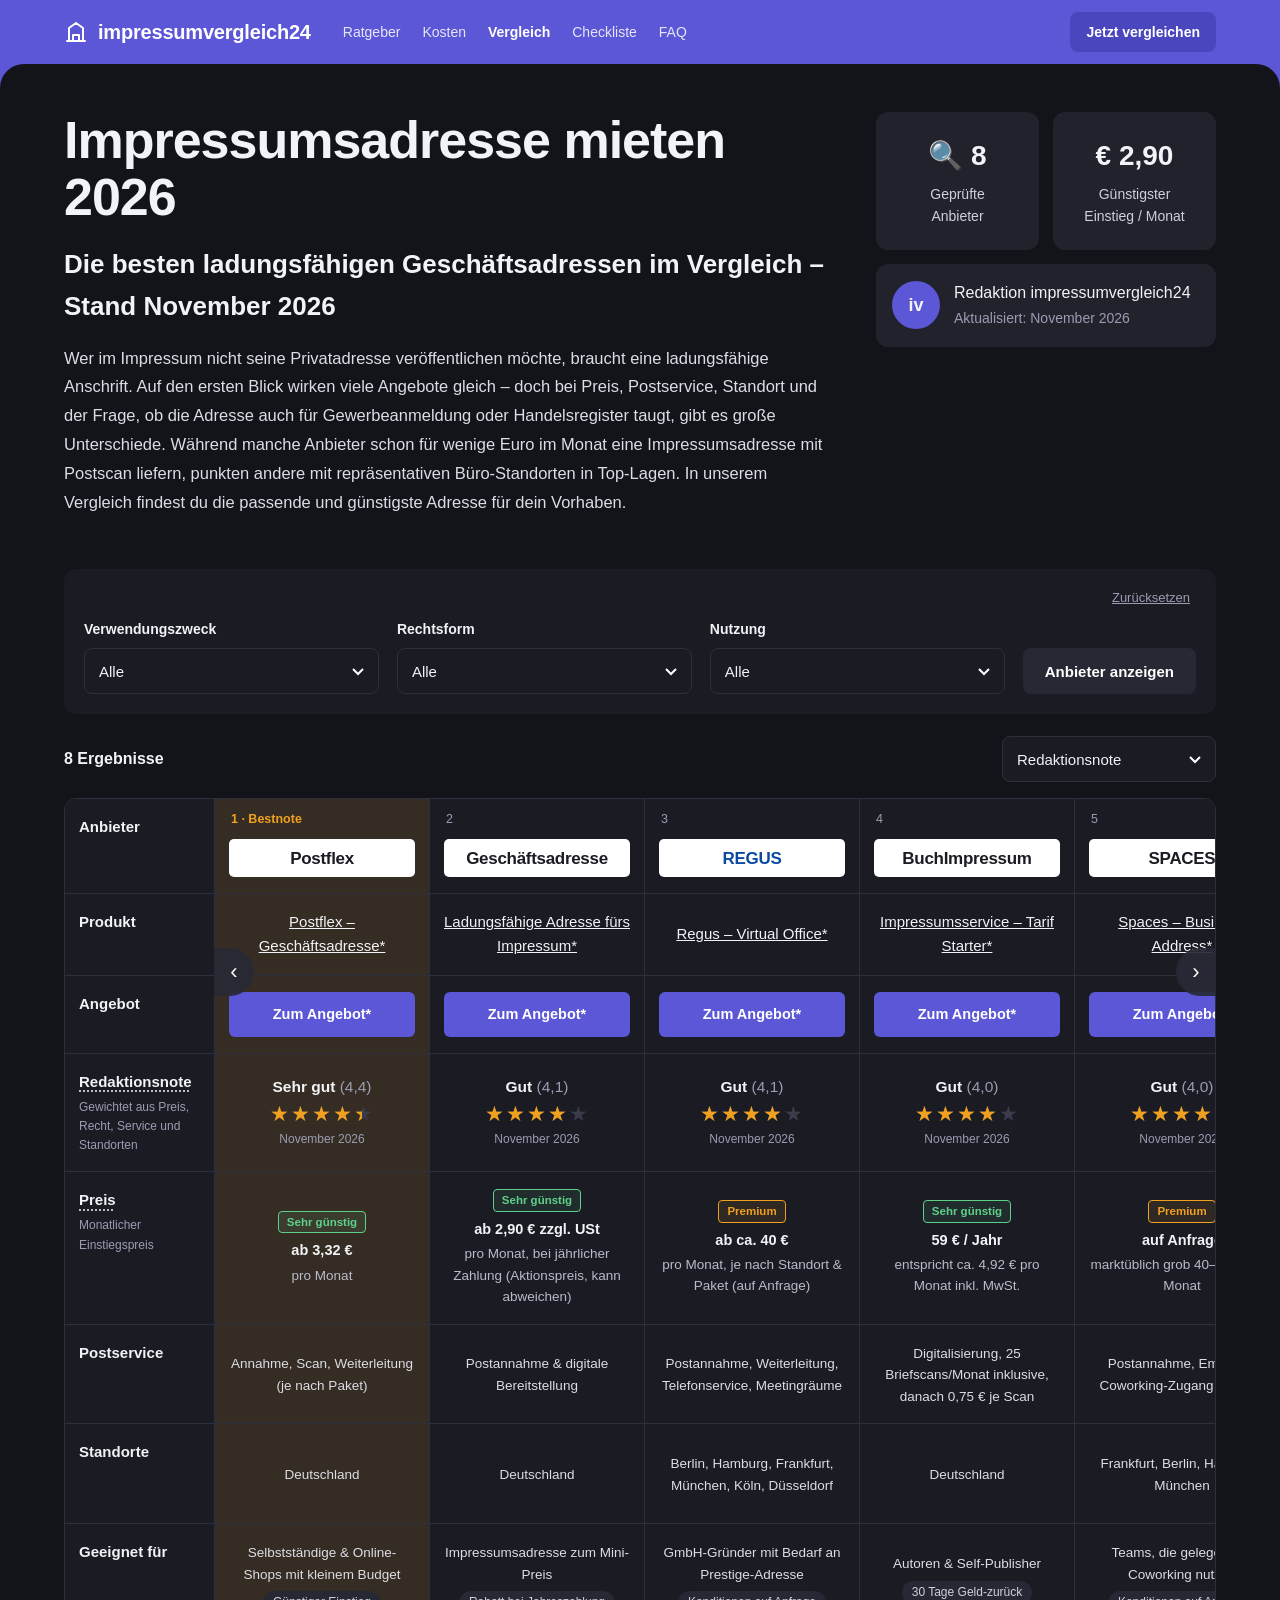
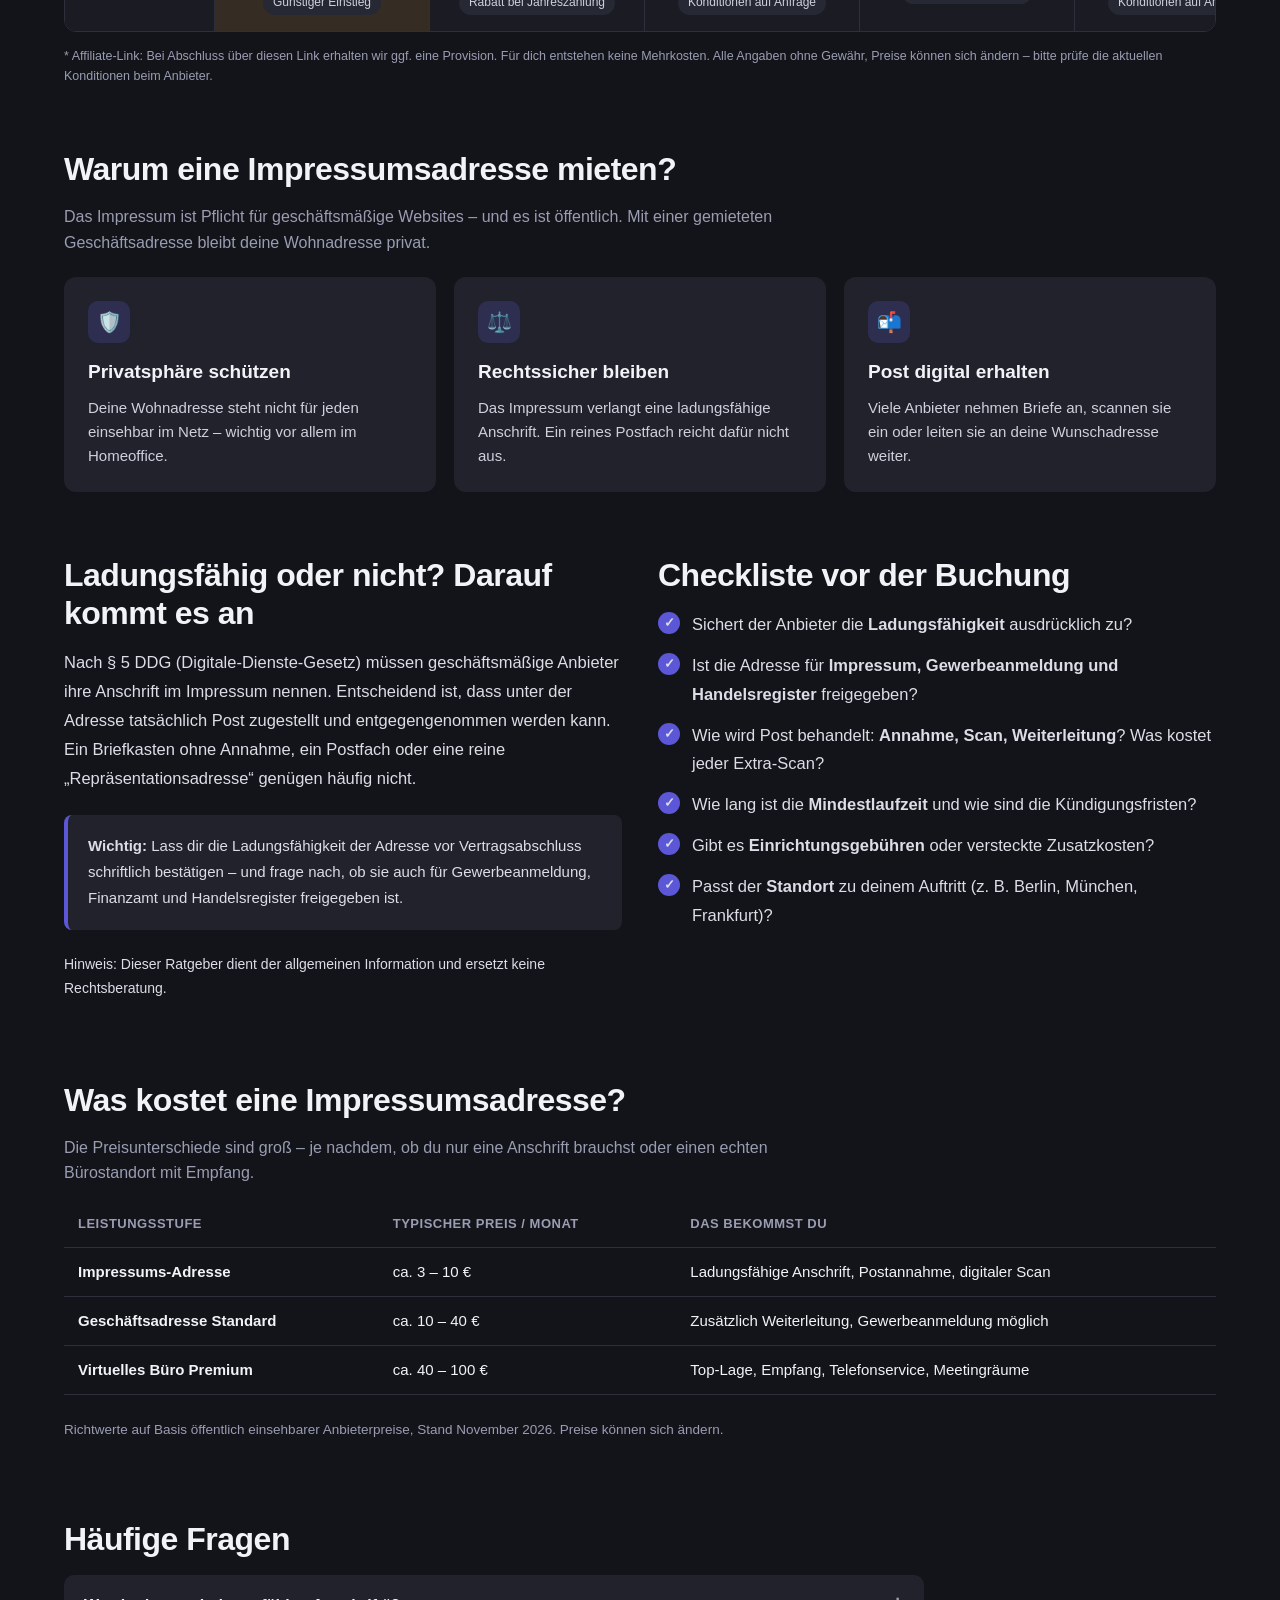
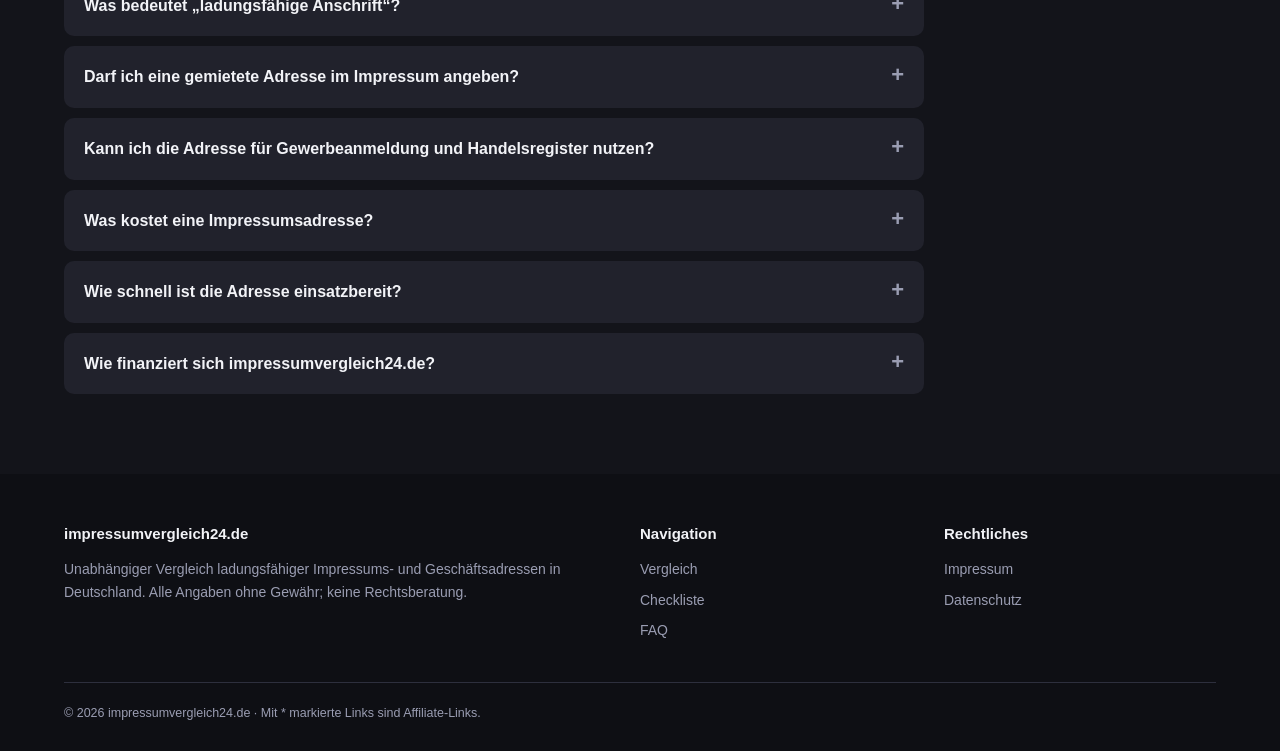
<file: index.html>
<!DOCTYPE html>
<html lang="de">
<head>
<meta charset="utf-8">
<meta name="viewport" content="width=device-width, initial-scale=1">
<title>Impressumsadresse mieten: Anbieter im Vergleich 2026 | impressumvergleich24.de</title>
<meta name="description" content="Ladungsfähige Impressums- und Geschäftsadresse mieten: Anbieter, Preise und Leistungen 2026 im unabhängigen Vergleich – mit Filter für Zweck, Standort und Budget.">
<meta name="robots" content="index, follow">
<meta name="theme-color" content="#5b57d6">
<link rel="canonical" href="https://impressumvergleich24.de/">
<meta property="og:title" content="Impressumsadresse mieten: Anbieter im Vergleich 2026">
<meta property="og:description" content="Ladungsfähige Geschäftsadresse fürs Impressum – Preise, Leistungen und Bewertungen im Überblick.">
<meta property="og:type" content="website">
<meta property="og:url" content="https://impressumvergleich24.de/">
<link rel="icon" href="favicon.svg" type="image/svg+xml">
<link rel="stylesheet" href="style.css">
<script type="application/ld+json">
{"@context":"https://schema.org","@type":"WebSite","name":"impressumvergleich24.de","url":"https://impressumvergleich24.de/","inLanguage":"de"}
</script>
</head>
<body>

<header class="site-header">
  <div class="wrap">
    <a class="logo" href="/">
      <svg viewBox="0 0 24 24" fill="none" stroke="#fff" stroke-width="2" stroke-linecap="round" stroke-linejoin="round" aria-hidden="true"><path d="M3 21h18M5 21V8l7-5 7 5v13M9 21v-6h6v6"/></svg>
      impressumvergleich24
    </a>
    <nav class="main-nav" aria-label="Hauptmenü">
      <a href="#ratgeber">Ratgeber</a>
      <a href="#rechner">Kosten</a>
      <a class="active" href="#vergleich">Vergleich</a>
      <a href="#checkliste">Checkliste</a>
      <a href="#faq">FAQ</a>
    </nav>
    <a class="header-cta" href="#vergleich">Jetzt vergleichen</a>
    <button class="nav-toggle" aria-label="Menü öffnen">☰</button>
  </div>
</header>

<main class="page">
<div class="wrap">

  <!-- HERO -->
  <section class="hero">
    <div>
      <h1>Impressumsadresse mieten 2026</h1>
      <p class="lead">Die besten ladungsfähigen Geschäftsadressen im Vergleich – Stand November 2026</p>
      <p class="intro">Wer im Impressum nicht seine Privatadresse veröffentlichen möchte, braucht eine ladungsfähige Anschrift. Auf den ersten Blick wirken viele Angebote gleich – doch bei Preis, Postservice, Standort und der Frage, ob die Adresse auch für Gewerbeanmeldung oder Handelsregister taugt, gibt es große Unterschiede. Während manche Anbieter schon für wenige Euro im Monat eine Impressumsadresse mit Postscan liefern, punkten andere mit repräsentativen Büro-Standorten in Top-Lagen. In unserem Vergleich findest du die passende und günstigste Adresse für dein Vorhaben.</p>
    </div>
    <aside class="hero-side">
      <div class="stats">
        <div class="stat"><span class="num">🔍 <span id="stat-n">8</span></span><span class="lbl">Geprüfte<br>Anbieter</span></div>
        <div class="stat"><span class="num">€ 2,90</span><span class="lbl">Günstigster<br>Einstieg / Monat</span></div>
      </div>
      <div class="author">
        <div class="avatar">iv</div>
        <div><b>Redaktion impressumvergleich24</b><span id="updated">Aktualisiert: November 2026</span></div>
      </div>
    </aside>
  </section>

  <!-- FINDER -->
  <section id="rechner" class="finder" aria-label="Filter">
    <button class="reset" id="f-reset" type="button">Zurücksetzen</button>
    <div class="field">
      <label for="f-zweck">Verwendungszweck</label>
      <select id="f-zweck">
        <option value="">Alle</option>
        <option value="impressum">Nur Impressum</option>
        <option value="gewerbe">Gewerbeanmeldung</option>
        <option value="gmbh">Firmensitz GmbH / UG</option>
      </select>
    </div>
    <div class="field">
      <label for="f-rechtsform">Rechtsform</label>
      <select id="f-rechtsform">
        <option value="">Alle</option>
        <option value="einzel">Einzelunternehmen</option>
        <option value="freiberuf">Freiberufler</option>
        <option value="ug">UG (haftungsbeschränkt)</option>
        <option value="gmbh">GmbH</option>
      </select>
    </div>
    <div class="field">
      <label for="f-nutzung">Nutzung</label>
      <select id="f-nutzung">
        <option value="">Alle</option>
        <option value="privat">Privat</option>
        <option value="geschaeftlich">Geschäftlich</option>
      </select>
    </div>
    <button class="btn" id="f-go" type="button" style="background:var(--card2)">Anbieter anzeigen</button>
  </section>

  <!-- TOOLBAR -->
  <div class="toolbar" id="vergleich">
    <span class="count" id="count">8 Ergebnisse</span>
    <div class="sort">
      <select id="f-sort" aria-label="Sortierung">
        <option value="note">Redaktionsnote</option>
        <option value="preis">Preis (günstigste zuerst)</option>
        <option value="name">Name A–Z</option>
      </select>
    </div>
  </div>

  <!-- TABLE -->
  <div class="compare-outer">
    <button class="arrow left" aria-label="Zurück">‹</button>
    <button class="arrow right" aria-label="Weiter">›</button>
    <div class="compare-scroll">
      <table class="compare" id="compare"></table>
    </div>
  </div>
  <p class="disclosure">* Affiliate-Link: Bei Abschluss über diesen Link erhalten wir ggf. eine Provision. Für dich entstehen keine Mehrkosten. Alle Angaben ohne Gewähr, Preise können sich ändern – bitte prüfe die aktuellen Konditionen beim Anbieter.</p>

  <!-- VORTEILE -->
  <section class="block" id="ratgeber">
    <h2>Warum eine Impressumsadresse mieten?</h2>
    <p class="muted" style="max-width:760px">Das Impressum ist Pflicht für geschäftsmäßige Websites – und es ist öffentlich. Mit einer gemieteten Geschäftsadresse bleibt deine Wohnadresse privat.</p>
    <div class="grid3">
      <div class="card"><div class="ico">🛡️</div><h3>Privatsphäre schützen</h3><p>Deine Wohnadresse steht nicht für jeden einsehbar im Netz – wichtig vor allem im Homeoffice.</p></div>
      <div class="card"><div class="ico">⚖️</div><h3>Rechtssicher bleiben</h3><p>Das Impressum verlangt eine ladungsfähige Anschrift. Ein reines Postfach reicht dafür nicht aus.</p></div>
      <div class="card"><div class="ico">📬</div><h3>Post digital erhalten</h3><p>Viele Anbieter nehmen Briefe an, scannen sie ein oder leiten sie an deine Wunschadresse weiter.</p></div>
    </div>
  </section>

  <!-- ARTIKEL -->
  <section class="block" id="checkliste">
    <div class="two article">
      <div>
        <h2>Ladungsfähig oder nicht? Darauf kommt es an</h2>
        <p>Nach § 5 DDG (Digitale-Dienste-Gesetz) müssen geschäftsmäßige Anbieter ihre Anschrift im Impressum nennen. Entscheidend ist, dass unter der Adresse tatsächlich Post zugestellt und entgegengenommen werden kann. Ein Briefkasten ohne Annahme, ein Postfach oder eine reine „Repräsentationsadresse“ genügen häufig nicht.</p>
        <div class="callout"><p><b>Wichtig:</b> Lass dir die Ladungsfähigkeit der Adresse vor Vertragsabschluss schriftlich bestätigen – und frage nach, ob sie auch für Gewerbeanmeldung, Finanzamt und Handelsregister freigegeben ist.</p></div>
        <p class="muted" style="font-size:14px">Hinweis: Dieser Ratgeber dient der allgemeinen Information und ersetzt keine Rechtsberatung.</p>
      </div>
      <div>
        <h2>Checkliste vor der Buchung</h2>
        <ul class="checklist">
          <li>Sichert der Anbieter die <b>Ladungsfähigkeit</b> ausdrücklich zu?</li>
          <li>Ist die Adresse für <b>Impressum, Gewerbeanmeldung und Handelsregister</b> freigegeben?</li>
          <li>Wie wird Post behandelt: <b>Annahme, Scan, Weiterleitung</b>? Was kostet jeder Extra-Scan?</li>
          <li>Wie lang ist die <b>Mindestlaufzeit</b> und wie sind die Kündigungsfristen?</li>
          <li>Gibt es <b>Einrichtungsgebühren</b> oder versteckte Zusatzkosten?</li>
          <li>Passt der <b>Standort</b> zu deinem Auftritt (z. B. Berlin, München, Frankfurt)?</li>
        </ul>
      </div>
    </div>
  </section>

  <!-- PREISE -->
  <section class="block">
    <h2>Was kostet eine Impressumsadresse?</h2>
    <p class="muted" style="max-width:760px">Die Preisunterschiede sind groß – je nachdem, ob du nur eine Anschrift brauchst oder einen echten Bürostandort mit Empfang.</p>
    <table class="price-table">
      <thead><tr><th>Leistungsstufe</th><th>Typischer Preis / Monat</th><th>Das bekommst du</th></tr></thead>
      <tbody>
        <tr><td><b>Impressums-Adresse</b></td><td>ca. 3 – 10 €</td><td>Ladungsfähige Anschrift, Postannahme, digitaler Scan</td></tr>
        <tr><td><b>Geschäftsadresse Standard</b></td><td>ca. 10 – 40 €</td><td>Zusätzlich Weiterleitung, Gewerbeanmeldung möglich</td></tr>
        <tr><td><b>Virtuelles Büro Premium</b></td><td>ca. 40 – 100 €</td><td>Top-Lage, Empfang, Telefonservice, Meetingräume</td></tr>
      </tbody>
    </table>
    <p class="muted" style="font-size:13.5px">Richtwerte auf Basis öffentlich einsehbarer Anbieterpreise, Stand November 2026. Preise können sich ändern.</p>
  </section>

  <!-- FAQ -->
  <section class="block" id="faq">
    <h2>Häufige Fragen</h2>
    <div class="faq" id="faq-list"></div>
  </section>

</div>

<footer class="site-footer">
  <div class="wrap">
    <div class="foot-grid">
      <div>
        <h4>impressumvergleich24.de</h4>
        <p>Unabhängiger Vergleich ladungsfähiger Impressums- und Geschäftsadressen in Deutschland. Alle Angaben ohne Gewähr; keine Rechtsberatung.</p>
      </div>
      <div>
        <h4>Navigation</h4>
        <ul>
          <li><a href="#vergleich">Vergleich</a></li>
          <li><a href="#checkliste">Checkliste</a></li>
          <li><a href="#faq">FAQ</a></li>
        </ul>
      </div>
      <div>
        <h4>Rechtliches</h4>
        <ul>
          <li><a href="impressum.html">Impressum</a></li>
          <li><a href="datenschutz.html">Datenschutz</a></li>
        </ul>
      </div>
    </div>
    <div class="foot-bottom">© 2026 impressumvergleich24.de · Mit * markierte Links sind Affiliate-Links.</div>
  </div>
</footer>
</main>

<script src="data.js"></script>
<script src="app.js"></script>
</body>
</html>
</file>
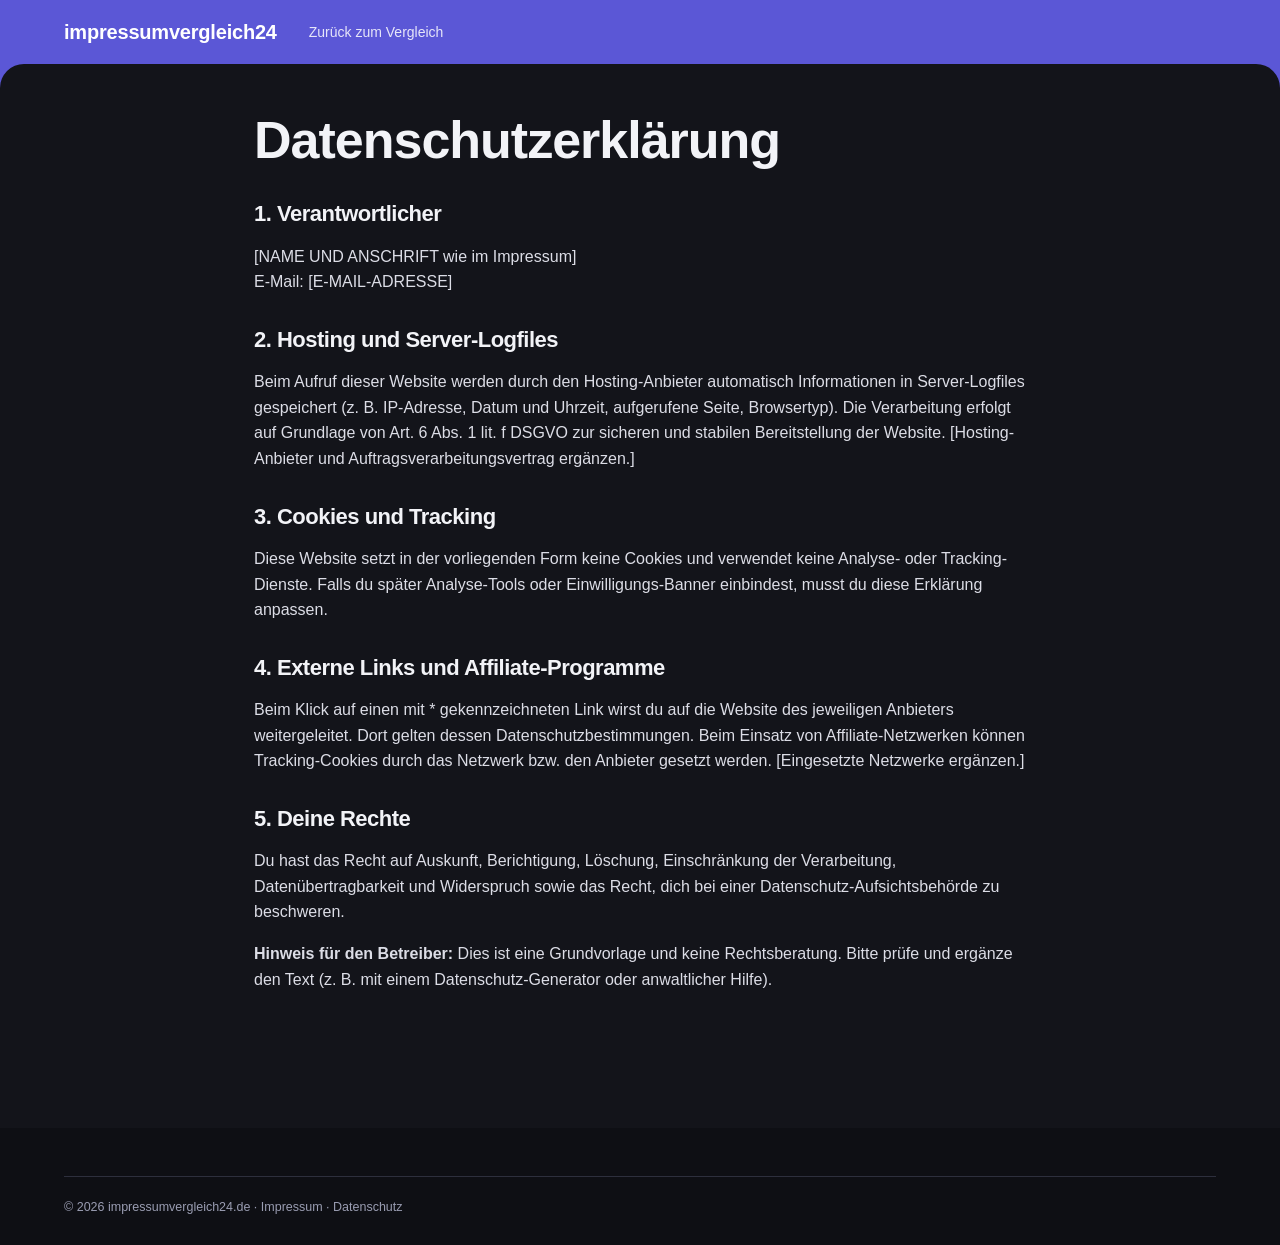
<file: datenschutz.html>
<!DOCTYPE html>
<html lang="de"><head><meta charset="utf-8"><meta name="viewport" content="width=device-width, initial-scale=1">
<meta name="robots" content="noindex, follow"><link rel="icon" href="favicon.svg" type="image/svg+xml"><link rel="stylesheet" href="style.css">
<title>Datenschutzerklärung | impressumvergleich24.de</title></head><body>
<header class="site-header"><div class="wrap"><a class="logo" href="index.html">impressumvergleich24</a><nav class="main-nav"><a href="index.html">Zurück zum Vergleich</a></nav></div></header>
<main class="page"><div class="wrap legal">
<h1>Datenschutzerklärung</h1>
<h2>1. Verantwortlicher</h2>
<p>[NAME UND ANSCHRIFT wie im Impressum]<br>E-Mail: [E-MAIL-ADRESSE]</p>
<h2>2. Hosting und Server-Logfiles</h2>
<p>Beim Aufruf dieser Website werden durch den Hosting-Anbieter automatisch Informationen in Server-Logfiles gespeichert (z. B. IP-Adresse, Datum und Uhrzeit, aufgerufene Seite, Browsertyp). Die Verarbeitung erfolgt auf Grundlage von Art. 6 Abs. 1 lit. f DSGVO zur sicheren und stabilen Bereitstellung der Website. [Hosting-Anbieter und Auftragsverarbeitungsvertrag ergänzen.]</p>
<h2>3. Cookies und Tracking</h2>
<p>Diese Website setzt in der vorliegenden Form keine Cookies und verwendet keine Analyse- oder Tracking-Dienste. Falls du später Analyse-Tools oder Einwilligungs-Banner einbindest, musst du diese Erklärung anpassen.</p>
<h2>4. Externe Links und Affiliate-Programme</h2>
<p>Beim Klick auf einen mit * gekennzeichneten Link wirst du auf die Website des jeweiligen Anbieters weitergeleitet. Dort gelten dessen Datenschutzbestimmungen. Beim Einsatz von Affiliate-Netzwerken können Tracking-Cookies durch das Netzwerk bzw. den Anbieter gesetzt werden. [Eingesetzte Netzwerke ergänzen.]</p>
<h2>5. Deine Rechte</h2>
<p>Du hast das Recht auf Auskunft, Berichtigung, Löschung, Einschränkung der Verarbeitung, Datenübertragbarkeit und Widerspruch sowie das Recht, dich bei einer Datenschutz-Aufsichtsbehörde zu beschweren.</p>
<p class="muted"><b>Hinweis für den Betreiber:</b> Dies ist eine Grundvorlage und keine Rechtsberatung. Bitte prüfe und ergänze den Text (z. B. mit einem Datenschutz-Generator oder anwaltlicher Hilfe).</p>
</div>
<footer class="site-footer"><div class="wrap"><div class="foot-bottom">© 2026 impressumvergleich24.de · <a href="impressum.html">Impressum</a> · <a href="datenschutz.html">Datenschutz</a></div></div></footer>
</main></body></html>
</file>
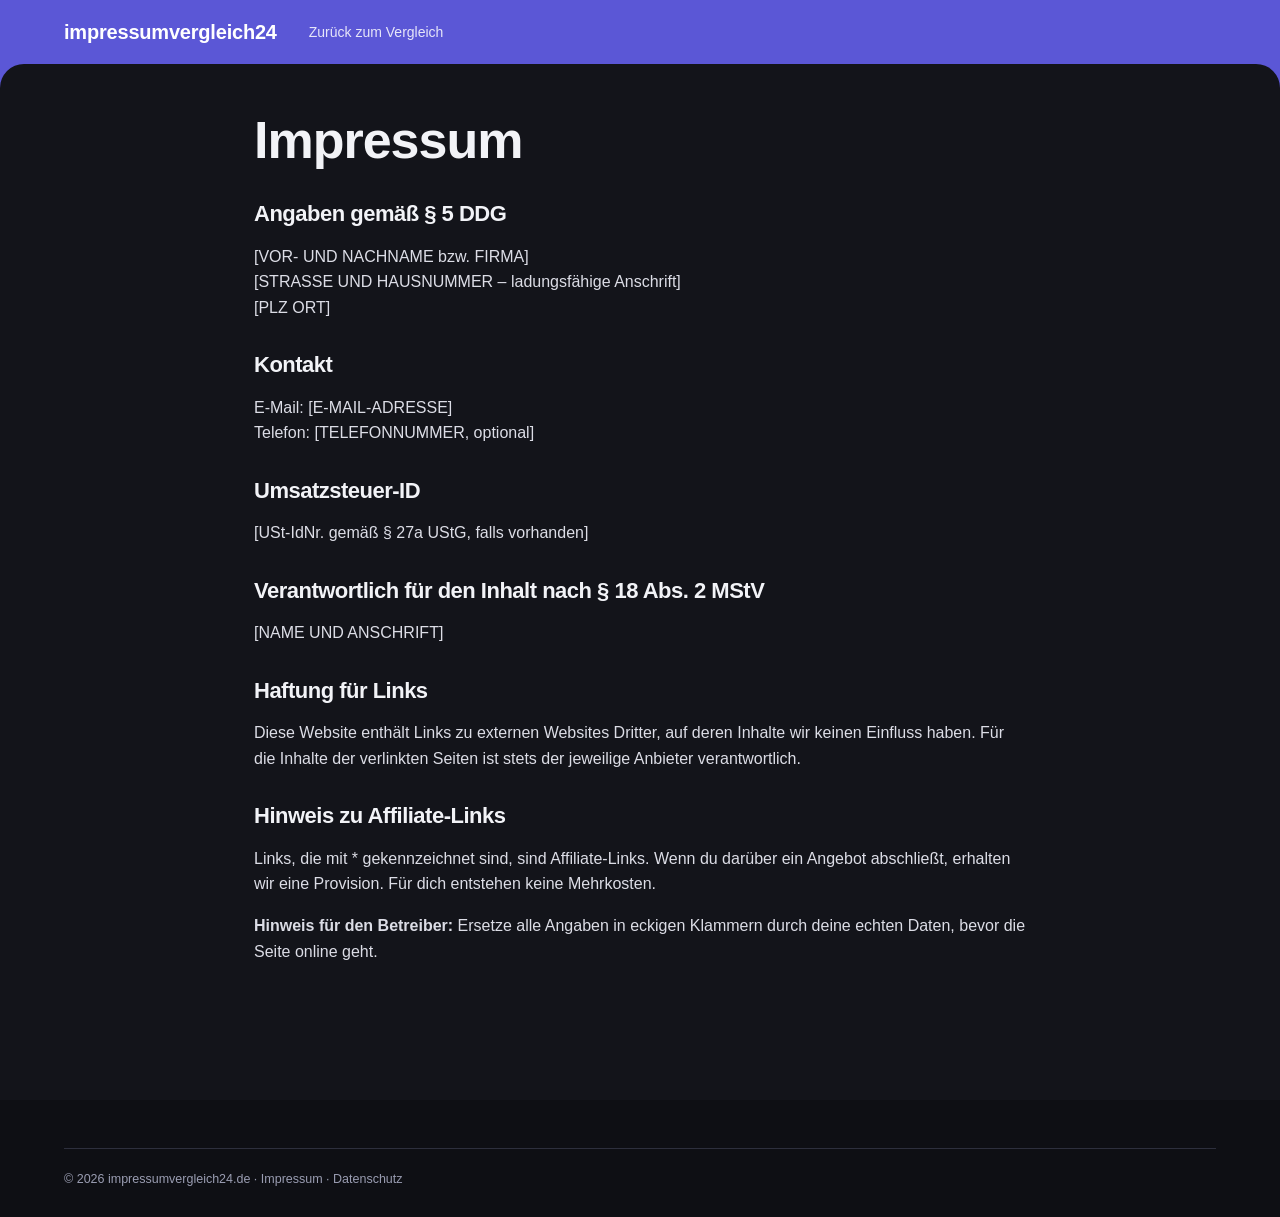
<file: impressum.html>
<!DOCTYPE html>
<html lang="de"><head><meta charset="utf-8"><meta name="viewport" content="width=device-width, initial-scale=1">
<meta name="robots" content="noindex, follow"><link rel="icon" href="favicon.svg" type="image/svg+xml"><link rel="stylesheet" href="style.css">
<title>Impressum | impressumvergleich24.de</title></head><body>
<header class="site-header"><div class="wrap"><a class="logo" href="index.html">impressumvergleich24</a><nav class="main-nav"><a href="index.html">Zurück zum Vergleich</a></nav></div></header>
<main class="page"><div class="wrap legal">
<h1>Impressum</h1>
<h2>Angaben gemäß § 5 DDG</h2>
<p>[VOR- UND NACHNAME bzw. FIRMA]<br>[STRASSE UND HAUSNUMMER – ladungsfähige Anschrift]<br>[PLZ ORT]</p>
<h2>Kontakt</h2>
<p>E-Mail: [E-MAIL-ADRESSE]<br>Telefon: [TELEFONNUMMER, optional]</p>
<h2>Umsatzsteuer-ID</h2>
<p>[USt-IdNr. gemäß § 27a UStG, falls vorhanden]</p>
<h2>Verantwortlich für den Inhalt nach § 18 Abs. 2 MStV</h2>
<p>[NAME UND ANSCHRIFT]</p>
<h2>Haftung für Links</h2>
<p>Diese Website enthält Links zu externen Websites Dritter, auf deren Inhalte wir keinen Einfluss haben. Für die Inhalte der verlinkten Seiten ist stets der jeweilige Anbieter verantwortlich.</p>
<h2>Hinweis zu Affiliate-Links</h2>
<p>Links, die mit * gekennzeichnet sind, sind Affiliate-Links. Wenn du darüber ein Angebot abschließt, erhalten wir eine Provision. Für dich entstehen keine Mehrkosten.</p>
<p class="muted"><b>Hinweis für den Betreiber:</b> Ersetze alle Angaben in eckigen Klammern durch deine echten Daten, bevor die Seite online geht.</p>
</div>
<footer class="site-footer"><div class="wrap"><div class="foot-bottom">© 2026 impressumvergleich24.de · <a href="impressum.html">Impressum</a> · <a href="datenschutz.html">Datenschutz</a></div></div></footer>
</main></body></html>
</file>
<file: style.css>
:root{
  --bg:#13141a;--panel:#1a1b23;--card:#21222c;--card2:#262834;--line:#2d2f3d;
  --accent:#5b57d6;--accent-h:#6e6af0;--text:#f2f3f7;--muted:#9a9db2;
  --gold:#f0a020;--gold-bg:rgba(240,160,32,.12);--green:#5fd08a;--orange:#f0a020;
  --radius:12px;--max:1200px;
  --font:-apple-system,BlinkMacSystemFont,"Segoe UI",Roboto,"Helvetica Neue",Arial,sans-serif;
}
*{box-sizing:border-box}
html{scroll-behavior:smooth}
body{margin:0;background:var(--accent);color:var(--text);font-family:var(--font);line-height:1.6;-webkit-font-smoothing:antialiased}
a{color:inherit}
img,svg{max-width:100%}
.wrap{max-width:var(--max);margin:0 auto;padding:0 24px}

/* Header */
.site-header{background:var(--accent);height:64px;position:sticky;top:0;z-index:50}
.site-header .wrap{display:flex;align-items:center;height:64px;gap:32px}
.logo{display:flex;align-items:center;gap:10px;font-weight:700;font-size:20px;text-decoration:none;color:#fff;letter-spacing:-.2px}
.logo svg{width:24px;height:24px}
.main-nav{display:flex;gap:22px;flex:1}
.main-nav a{text-decoration:none;font-size:14px;color:rgba(255,255,255,.85)}
.main-nav a:hover,.main-nav a.active{color:#fff;font-weight:600}
.header-cta{background:#4a46bd;color:#fff;text-decoration:none;font-size:14px;font-weight:600;padding:9px 16px;border-radius:8px}
.header-cta:hover{background:#403cac}
.nav-toggle{display:none;background:none;border:0;color:#fff;font-size:26px;cursor:pointer}

/* Page body panel */
.page{background:var(--bg);border-radius:24px 24px 0 0;padding-top:48px;min-height:80vh}
h1{font-size:clamp(34px,5vw,52px);line-height:1.1;margin:0 0 18px;letter-spacing:-1px}
h2{font-size:clamp(24px,3vw,32px);line-height:1.2;margin:0 0 16px;letter-spacing:-.5px}
h3{font-size:19px;margin:0 0 8px}
p{margin:0 0 16px}
.muted{color:var(--muted)}

/* Hero */
.hero{display:grid;grid-template-columns:1fr 340px;gap:40px;align-items:start;padding-bottom:36px}
.hero .lead{font-size:clamp(20px,2.4vw,26px);font-weight:600;margin-bottom:16px}
.hero p.intro{color:#dcdde6;font-size:16.5px;line-height:1.75;max-width:760px}
.hero-side{display:flex;flex-direction:column;gap:14px}
.stats{display:grid;grid-template-columns:1fr 1fr;gap:14px}
.stat{background:var(--card);border-radius:var(--radius);padding:22px 12px;text-align:center}
.stat .num{font-size:28px;font-weight:700;display:block}
.stat .lbl{font-size:14px;color:#cfd0dc;display:block;margin-top:4px}
.author{background:var(--card);border-radius:var(--radius);padding:16px;display:flex;gap:14px;align-items:center}
.avatar{width:48px;height:48px;border-radius:50%;background:var(--accent);display:grid;place-items:center;font-weight:700;font-size:18px;flex:none}
.author b{display:block;font-weight:500}
.author span{color:var(--muted);font-size:14px}

/* Finder form */
.finder{background:var(--panel);border-radius:var(--radius);padding:20px;display:grid;grid-template-columns:repeat(3,1fr) auto;gap:18px;align-items:end;margin-bottom:22px}
.field label{display:block;font-weight:600;font-size:14px;margin-bottom:8px}
.field select,.field input[type=number]{width:100%;height:46px;background:transparent;border:1px solid var(--line);border-radius:8px;color:var(--text);padding:0 14px;font-size:15px;font-family:inherit;appearance:none;-webkit-appearance:none}
.field select{background-image:url("data:image/svg+xml,%3Csvg xmlns='http://www.w3.org/2000/svg' width='16' height='16' fill='none' stroke='%23fff' stroke-width='2'%3E%3Cpath d='M3 6l5 5 5-5'/%3E%3C/svg%3E");background-repeat:no-repeat;background-position:right 12px center;padding-right:36px}
.field select option{background:var(--card);color:var(--text)}
.field input::placeholder{color:#6f7289}
.field select:focus,.field input:focus{outline:2px solid var(--accent);outline-offset:1px}
.btn{display:inline-flex;align-items:center;justify-content:center;background:var(--accent);color:#fff;border:0;border-radius:8px;font-weight:600;font-size:15px;padding:0 22px;height:46px;cursor:pointer;text-decoration:none;font-family:inherit;transition:background .15s}
.btn:hover{background:var(--accent-h)}
.btn.ghost{background:var(--card2)}
.btn.ghost:hover{background:#30323f}
.finder .reset{grid-column:4;justify-self:end;font-size:13px;color:var(--muted);background:none;border:0;text-decoration:underline;cursor:pointer;margin-bottom:-6px;order:-1;font-family:inherit}

/* Toolbar */
.toolbar{display:flex;align-items:center;gap:20px;margin-bottom:16px;flex-wrap:wrap}
.toolbar .count{font-weight:700;margin-right:auto}
.check{display:flex;align-items:center;gap:10px;font-size:14px;cursor:pointer;user-select:none}
.check input{appearance:none;-webkit-appearance:none;width:22px;height:22px;border-radius:5px;background:var(--accent);display:grid;place-items:center;cursor:pointer;margin:0}
.check input:not(:checked){background:transparent;border:1px solid var(--line)}
.check input:checked::after{content:"";width:6px;height:11px;border:solid #fff;border-width:0 2px 2px 0;transform:rotate(45deg) translate(-1px,-1px)}
.sort{position:relative}
.sort select{height:46px;min-width:200px;background:var(--panel);border:1px solid var(--line);border-radius:8px;color:var(--text);padding:0 36px 0 14px;font-size:15px;font-family:inherit;appearance:none;-webkit-appearance:none;background-image:url("data:image/svg+xml,%3Csvg xmlns='http://www.w3.org/2000/svg' width='16' height='16' fill='none' stroke='%23fff' stroke-width='2'%3E%3Cpath d='M3 6l5 5 5-5'/%3E%3C/svg%3E");background-repeat:no-repeat;background-position:right 12px center}

/* Comparison table */
.compare-outer{position:relative}
.compare-scroll{overflow-x:auto;scroll-behavior:smooth;border:1px solid var(--line);border-radius:var(--radius);background:var(--panel)}
.compare{border-collapse:separate;border-spacing:0;width:100%;min-width:1180px;table-layout:fixed}
.compare th,.compare td{border-bottom:1px solid var(--line);border-right:1px solid var(--line);padding:16px 14px;vertical-align:middle;text-align:center;font-size:14.5px}
.compare tr:last-child th,.compare tr:last-child td{border-bottom:0}
.compare td:last-child{border-right:0}
.compare th.rowlabel{width:150px;text-align:left;vertical-align:top;font-weight:700;background:var(--panel);position:sticky;left:0;z-index:5;font-size:15px}
.compare th.rowlabel .tip{display:block;font-weight:400;color:var(--muted);font-size:12px;margin-top:4px}
.compare th.rowlabel u{text-decoration:underline dotted;text-underline-offset:4px}
.compare td.best{background:var(--gold-bg)}
.rank{display:flex;justify-content:space-between;align-items:center;font-size:12.5px;color:var(--muted);padding:0 2px;margin:-6px 0 10px}
.rank .tag{color:var(--gold);font-weight:700}
.logo-tile{height:38px;border-radius:5px;display:flex;align-items:center;justify-content:center;font-weight:800;font-size:17px;letter-spacing:-.3px;padding:0 10px;color:#1a1b23;background:#fff;white-space:nowrap}
.product-link{font-size:15px;color:var(--text)}
.cta{display:block;background:var(--accent);color:#fff;text-decoration:none;font-weight:600;border-radius:6px;padding:11px 8px;font-size:14.5px}
.cta:hover{background:var(--accent-h)}
.note b{display:block;font-size:15.5px}
.note b span{font-weight:400;color:var(--muted)}
.stars{position:relative;display:inline-block;font-size:21px;letter-spacing:2px;line-height:1.3;color:#3a3c4b}
.stars i{position:absolute;left:0;top:0;overflow:hidden;white-space:nowrap;color:var(--gold);font-style:normal}
.note small{display:block;color:var(--muted);font-size:12px;margin-top:2px}
.badge{display:inline-block;border:1px solid;border-radius:4px;font-size:11.5px;font-weight:600;padding:1px 8px;margin-bottom:6px}
.badge.sg{color:var(--green);border-color:var(--green);background:rgba(95,208,138,.1)}
.badge.g{color:#8fd96a;border-color:#8fd96a;background:rgba(143,217,106,.1)}
.badge.b{color:var(--orange);border-color:var(--orange);background:rgba(240,160,32,.1)}
.cell-main{display:block;font-weight:600}
.cell-sub{display:block;color:#b9bbcb;font-size:13.5px;margin-top:2px}
.pill{display:inline-block;background:var(--card2);border-radius:20px;font-size:12px;padding:2px 10px;color:#cfd0dc;margin-top:6px}
.empty{padding:40px;text-align:center;color:var(--muted)}
.arrow{position:absolute;top:150px;width:40px;height:48px;border:0;background:rgba(40,42,54,.92);color:#fff;font-size:22px;cursor:pointer;z-index:10;display:grid;place-items:center}
.arrow.left{left:150px;border-radius:0 24px 24px 0}
.arrow.right{right:0;border-radius:24px 0 0 24px}
.arrow:hover{background:var(--accent)}
.disclosure{font-size:12.5px;color:var(--muted);margin:14px 0 0}

/* Sections */
section.block{padding:64px 0 0}
.grid3{display:grid;grid-template-columns:repeat(3,1fr);gap:18px;margin-top:22px}
.card{background:var(--card);border-radius:var(--radius);padding:24px}
.card .ico{width:42px;height:42px;border-radius:10px;background:rgba(91,87,214,.22);display:grid;place-items:center;font-size:20px;margin-bottom:14px}
.card p{color:#cfd0dc;margin:0;font-size:15px}
.two{display:grid;grid-template-columns:1fr 1fr;gap:36px}
.article p,.article li{color:#dcdde6;font-size:16.5px;line-height:1.75}
.article ul{padding-left:20px;margin:0 0 16px}
.callout{background:var(--card);border-left:4px solid var(--accent);border-radius:8px;padding:18px 20px;margin:22px 0}
.callout p{margin:0;font-size:15px}
.checklist{list-style:none;padding:0!important}
.checklist li{padding-left:34px;position:relative;margin-bottom:12px}
.checklist li::before{content:"✓";position:absolute;left:0;top:2px;width:22px;height:22px;border-radius:50%;background:var(--accent);display:grid;place-items:center;font-size:13px;font-weight:700}
.price-table{width:100%;border-collapse:collapse;margin:16px 0 24px;font-size:15px}
.price-table th,.price-table td{text-align:left;padding:12px 14px;border-bottom:1px solid var(--line)}
.price-table th{color:var(--muted);font-weight:600;font-size:13px;text-transform:uppercase;letter-spacing:.5px}

/* FAQ */
.faq{max-width:860px}
.faq details{background:var(--card);border-radius:10px;margin-bottom:10px;padding:0 20px}
.faq summary{cursor:pointer;font-weight:600;padding:18px 0;list-style:none;display:flex;justify-content:space-between;gap:16px}
.faq summary::-webkit-details-marker{display:none}
.faq summary::after{content:"+";font-size:22px;line-height:1;color:var(--muted)}
.faq details[open] summary::after{content:"–"}
.faq details p{color:#cfd0dc;padding-bottom:18px;margin:0}

/* Footer */
.site-footer{background:#0e0f14;margin-top:80px;padding:48px 0 28px;color:var(--muted);font-size:14px}
.foot-grid{display:grid;grid-template-columns:2fr 1fr 1fr;gap:32px;margin-bottom:32px}
.site-footer h4{color:var(--text);margin:0 0 12px;font-size:15px}
.site-footer ul{list-style:none;padding:0;margin:0}
.site-footer li{margin-bottom:8px}
.site-footer a{text-decoration:none}
.site-footer a:hover{color:#fff;text-decoration:underline}
.foot-bottom{border-top:1px solid var(--line);padding-top:20px;font-size:12.5px}

/* Legal pages */
.legal{max-width:820px;padding-bottom:40px}
.legal h2{font-size:22px;margin-top:32px}
.legal p,.legal li{color:#dcdde6}

/* Responsive */
@media(max-width:1000px){
  .hero{grid-template-columns:1fr}
  .hero-side{flex-direction:row;flex-wrap:wrap}
  .hero-side>*{flex:1 1 300px}
  .finder{grid-template-columns:1fr 1fr}
  .finder .reset{grid-column:2}
  .grid3,.two{grid-template-columns:1fr}
  .foot-grid{grid-template-columns:1fr 1fr}
}
@media(max-width:720px){
  .wrap{padding:0 16px}
  .nav-toggle{display:block;margin-left:auto}
  .header-cta{display:none}
  .main-nav{display:none;position:absolute;top:64px;left:0;right:0;background:var(--accent);flex-direction:column;padding:12px 24px 20px;gap:14px}
  .main-nav.open{display:flex}
  .finder{grid-template-columns:1fr}
  .finder .reset{grid-column:1}
  .toolbar .count{width:100%}
  .sort select{min-width:0;width:100%}
  .sort{flex:1}
  .compare th.rowlabel{width:104px;font-size:13px;padding:12px 8px}
  .compare th.rowlabel .tip{display:none}
  .arrow.left{left:104px}
  .foot-grid{grid-template-columns:1fr}
}
</file>
